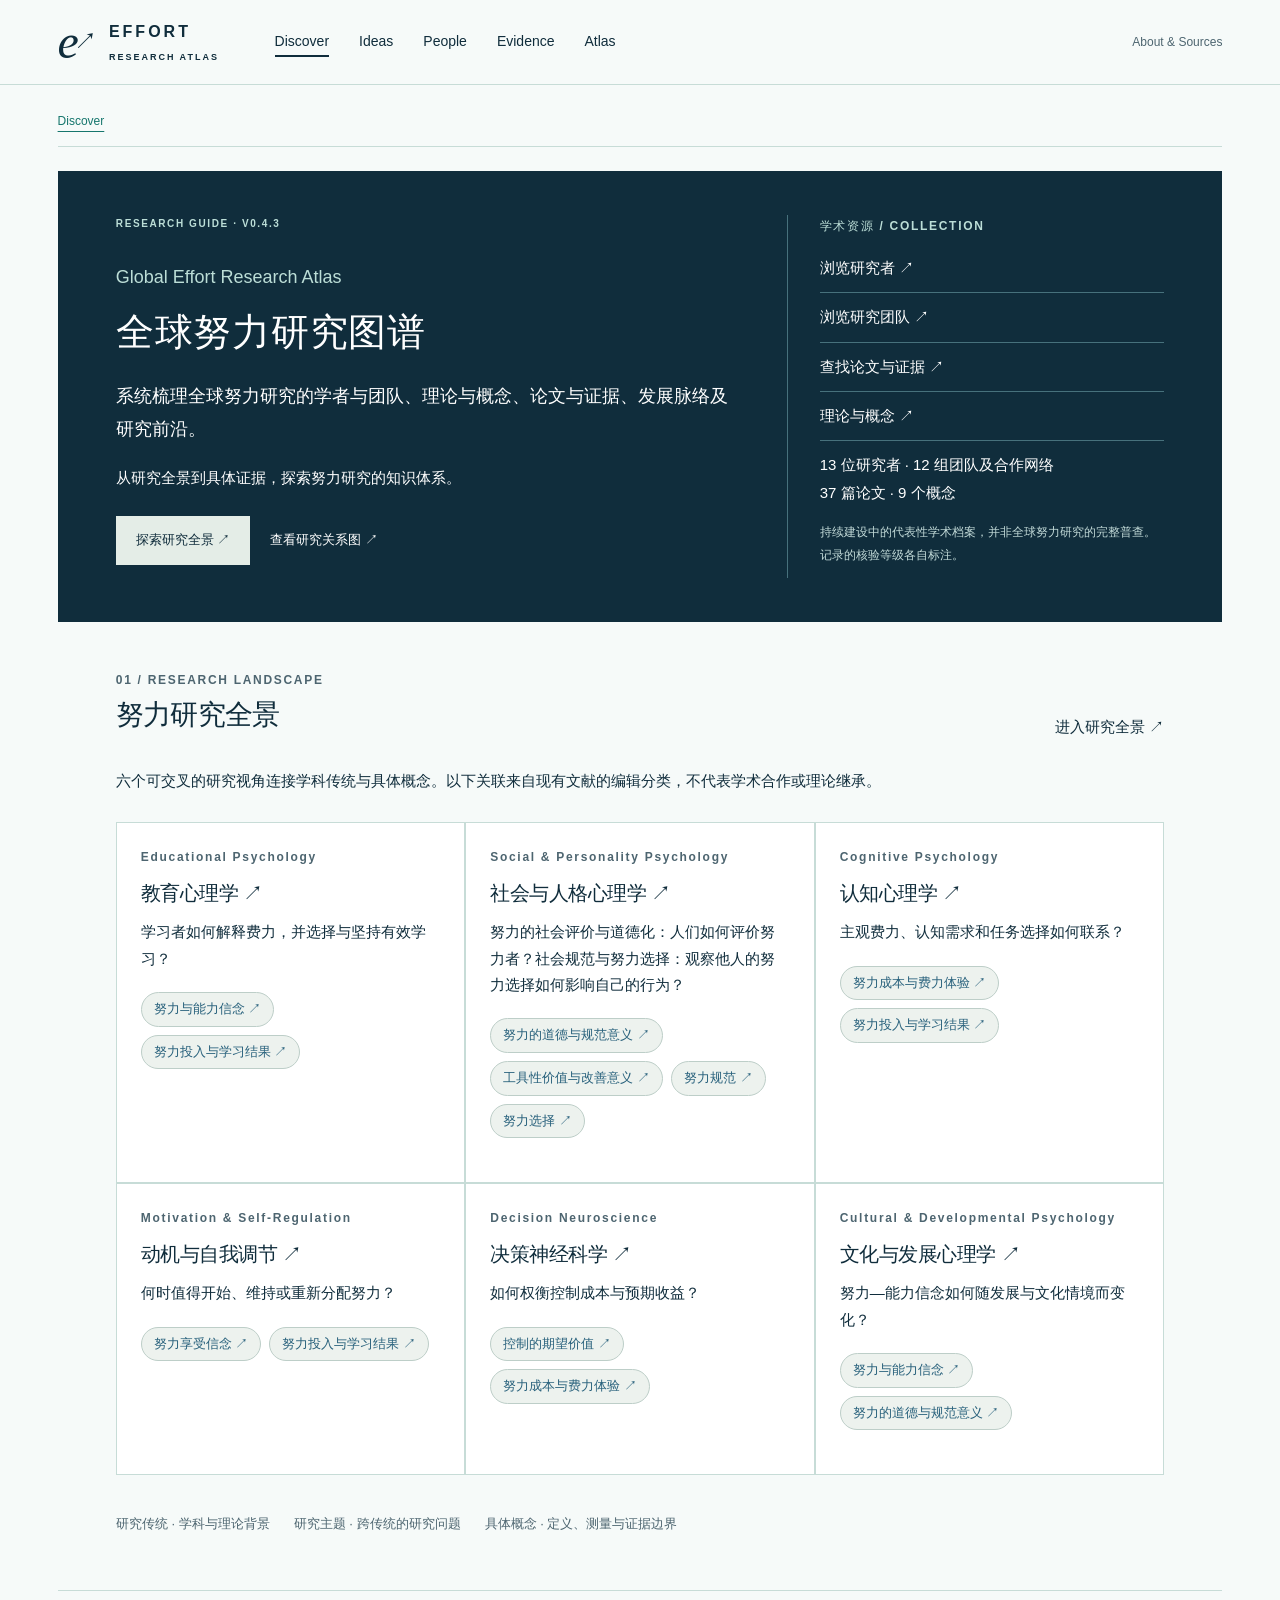
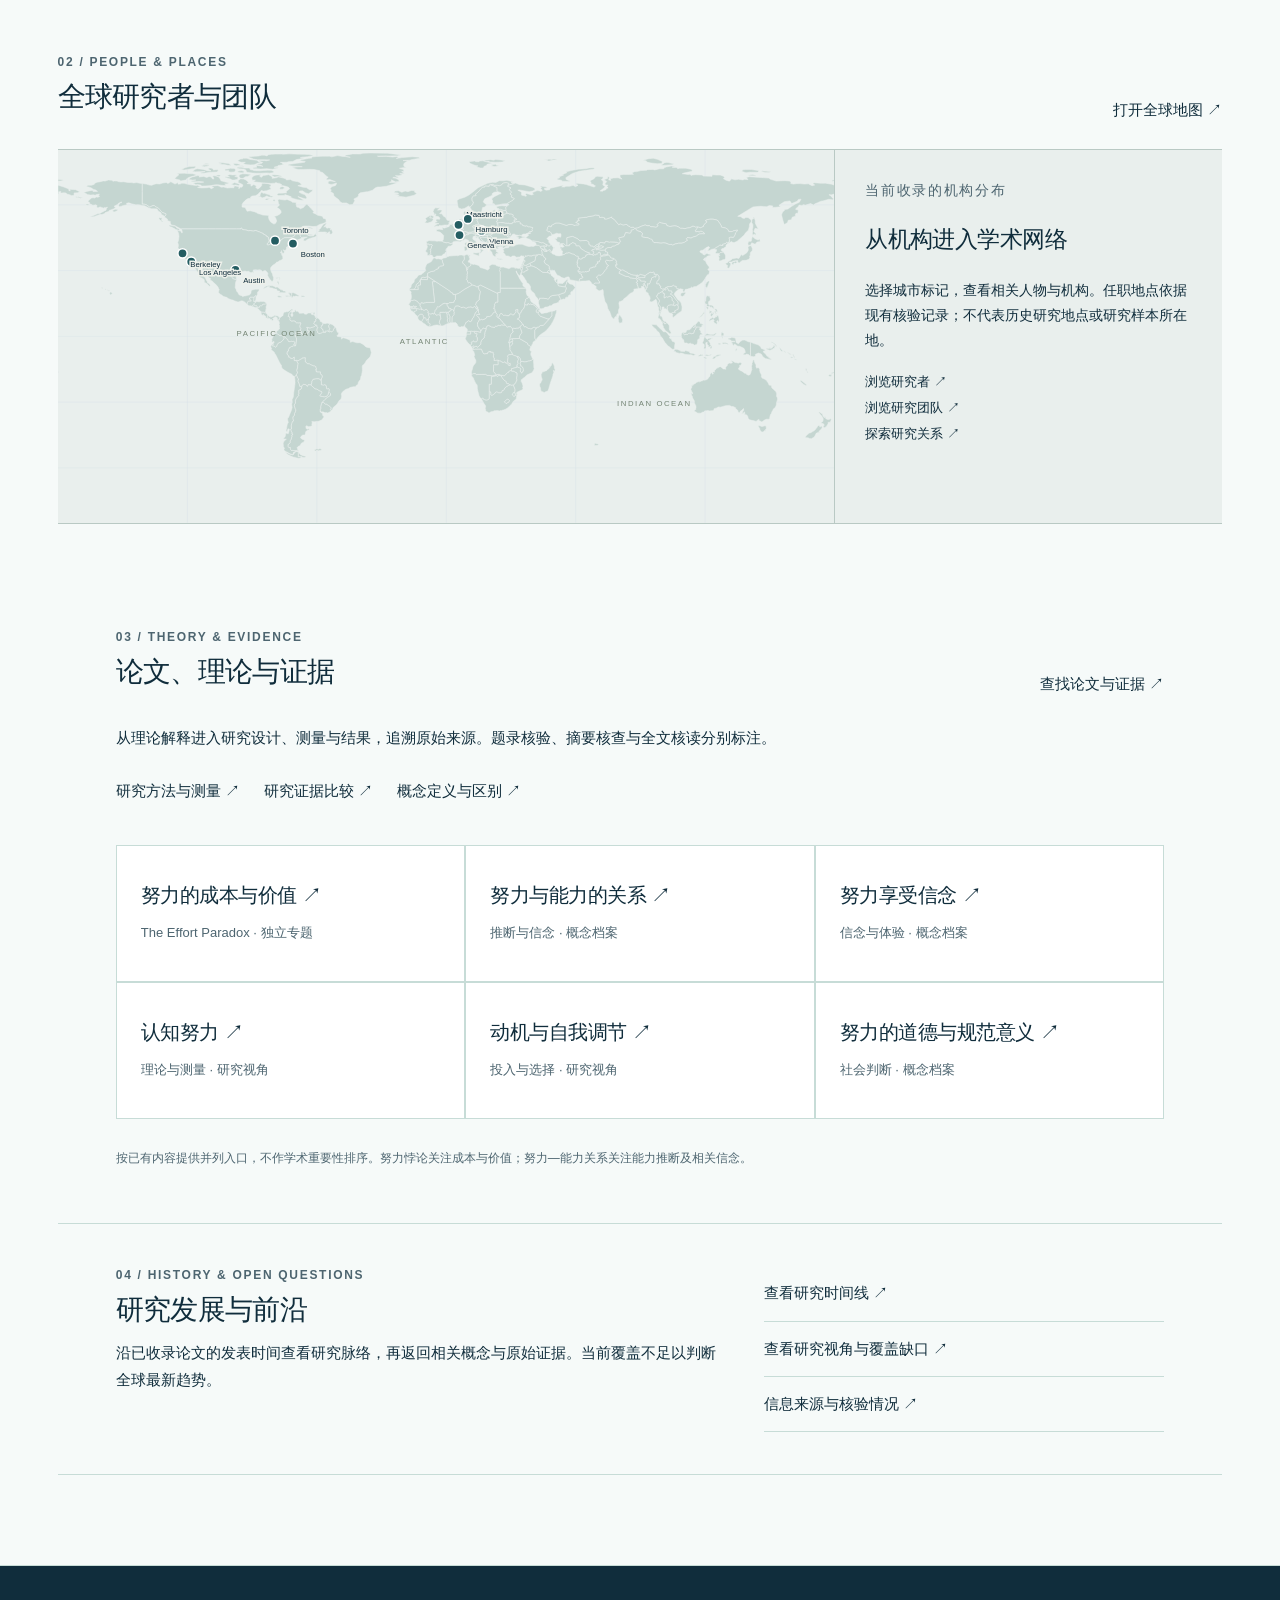
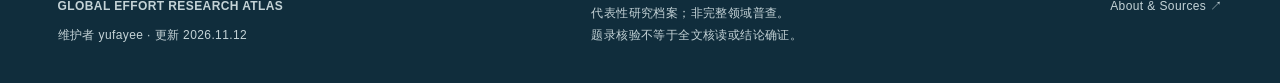
<file: github-pages/index.html>
<!doctype html>
<html lang="zh-CN"><head><meta charset="utf-8"><meta name="viewport" content="width=device-width,initial-scale=1"><meta name="description" content="可追溯的全球努力研究者、团队、概念与论文档案。"><title>Global Effort Research Atlas｜全球努力研究图谱</title><link rel="stylesheet" href="./atlas.css"></head><body>
<a class="skip" href="#main">跳至内容</a><header class="site-header"><a class="brand" href="#explore"><span class="mark">e<span>↗</span></span><span>EFFORT<span class="brand-sub">RESEARCH ATLAS</span></span></a><nav aria-label="主导航"><a href="#explore" data-section="discover">Discover</a><a href="#landscape" data-section="ideas">Ideas</a><a href="#researchers" data-section="people">People</a><a href="#papers" data-section="evidence">Evidence</a><a href="#global-map" data-section="atlas">Atlas</a></nav><a class="about-link" href="#sources">About & Sources</a></header>
<main id="main"><div id="sub-navigation" class="sub-navigation" role="navigation" aria-label="栏目导航"></div><section class="intro"><div><p class="eyebrow">AN ATLAS OF HUMAN EFFORT / RESEARCH EDITION 004</p><h1>全球努力研究图谱<span>Global Effort<br>Research Atlas<span class="title-period">.</span></span></h1><p class="subtitle">努力的信念、价值与行为。连接概念、学者与证据。</p></div><div class="edition">A LIVING SCHOLARLY ARCHIVE<br><span>V0.4.3 · 2026.11.12</span><br><a href="#sources">收录范围与来源 ↗</a></div></section><section class="searchbar"><label for="search" aria-hidden="true">⌕</label><input id="search" type="search" placeholder="搜索研究者、论文、概念或 DOI…" aria-label="搜索当前目录"><span id="scope-count"></span><button id="reset">清除筛选</button></section><div id="theme-tabs" class="theme-tabs" aria-label="研究路线筛选"></div><section id="view" aria-live="polite"><p>正在加载学术档案…</p></section></main>
<footer><div><strong>GLOBAL EFFORT RESEARCH ATLAS</strong><p>维护者 yufayee · 更新 2026.11.12</p></div><p>代表性研究档案；非完整领域普查。<br>题录核验不等于全文核读或结论确证。</p><a href="#sources">About & Sources ↗</a></footer><dialog id="detail"><button class="close" aria-label="关闭详情">×</button><div id="detail-content"></div></dialog><div id="toast" role="status"></div><script type="module" src="./app.js"></script></body></html>
</file>
<file: github-pages/atlas.css>
/* SOURCE: style.css */
:root{--paper:#f7f6f1;--ink:#252e2c;--muted:#717873;--line:#d9ddd5;--accent:#355e50;--soft:#e8ede5;--white:#fdfcf8;font-family:Inter,"Segoe UI","Microsoft YaHei",sans-serif;color:var(--ink);background:var(--paper);font-synthesis:none}*{box-sizing:border-box}body{margin:0}a{color:inherit;text-decoration:none}a:hover{color:var(--accent);text-decoration:underline}button,input,select,textarea{font:inherit;color:inherit}button{cursor:pointer;border:1px solid var(--line);background:transparent;padding:9px 15px;border-radius:3px}button:hover{background:var(--soft)}button:disabled{opacity:.5;cursor:wait}input,select,textarea{border:1px solid var(--line);border-radius:2px;background:var(--white);padding:10px}button:focus-visible,a:focus-visible,input:focus-visible,select:focus-visible,textarea:focus-visible,[tabindex]:focus-visible{outline:2px solid var(--accent);outline-offset:4px}.skip{position:absolute;top:-50px}.skip:focus{top:5px;background:white;z-index:10}header{display:flex;align-items:center;gap:34px;border-bottom:1px solid var(--line);padding:22px 4%;background:var(--white)}.brand{display:flex;align-items:center;gap:12px;font-size:19px;letter-spacing:3px;font-weight:600;min-width:205px}.brand-sub{display:block;font-size:9px;letter-spacing:2px;margin-top:4px}.mark{font-family:Georgia,serif;font-style:italic;font-size:48px;line-height:40px;letter-spacing:-5px;font-weight:400}.mark span{font-size:23px;vertical-align:top;letter-spacing:0}nav{display:flex;gap:27px;flex:1;justify-content:center;font-size:13px;white-space:nowrap}nav a.active{color:var(--accent);text-decoration:underline;text-underline-offset:10px}.desk-link{font-size:12px;border-left:1px solid var(--line);padding-left:25px;white-space:nowrap}main{max-width:1600px;margin:auto;padding:42px 4% 70px}.intro{display:flex;justify-content:space-between;align-items:center;margin-bottom:30px}.eyebrow{font-size:10px;letter-spacing:2px;color:var(--accent);margin:0 0 16px}h1{font-size:34px;font-weight:500;letter-spacing:2px;margin:0}h1 span{display:block;font-family:Georgia,serif;font-size:23px;font-weight:400;letter-spacing:0;margin-top:10px}h2,h3,h4{font-weight:500}h2{font-size:23px;margin:0}h3{font-size:20px;line-height:1.45}p{line-height:1.8}.subtitle{font-size:13px;color:var(--muted);margin-bottom:0}.edition{font-size:10px;letter-spacing:1.5px;line-height:2.6;text-align:right;color:var(--muted)}.edition a{letter-spacing:0;color:var(--accent)}.searchbar{display:flex;align-items:center;border-top:1px solid var(--ink);border-bottom:1px solid var(--line);gap:14px;padding:11px 0}.searchbar label{font-size:28px}.searchbar input{background:transparent;border:0;flex:1;min-width:80px;font-size:14px;outline-offset:0}.searchbar span{font-size:11px;color:var(--muted);white-space:nowrap}.searchbar button{border:0;font-size:11px}.theme-tabs{display:flex;gap:8px;padding:18px 0 26px;overflow:auto}.theme-tabs button{white-space:nowrap;border:0;font-size:12px;padding:8px 13px}.theme-tabs button.active{background:var(--accent);color:white}.dot{display:inline-block;width:6px;height:6px;border-radius:50%;background:#8b9d85;margin-right:8px}.section-head{display:flex;justify-content:space-between;align-items:center;margin:4px 0 20px;gap:16px}.kicker{font-size:10px;letter-spacing:1.5px;color:var(--muted);margin:0 0 7px}.section-head p{font-size:12px;color:var(--muted);margin:7px 0 0}.small{font-size:12px;color:var(--muted);line-height:1.8}.atlas-layout{display:grid;grid-template-columns:minmax(0,1fr) 290px;border:1px solid var(--line);background:#eef1eb;min-height:460px}.map-area{position:relative;overflow:hidden;display:flex;flex-direction:column}.map-area svg{width:100%;flex:1;min-height:350px;touch-action:none;cursor:grab}.map-area svg:active{cursor:grabbing}.map-area .land{fill:#dde3d8;stroke:#f7f6f1;stroke-width:.65}.graticule{fill:none;stroke:#dce3d8;stroke-width:.5}.map-label{font-size:10px;fill:#748574;letter-spacing:2px;pointer-events:none}.marker{cursor:pointer}.marker circle{fill:var(--accent);stroke:#f7f6f1;stroke-width:2}.marker:hover circle,.marker:focus circle{fill:#b16b40}.marker text{font-size:10px;fill:var(--ink);paint-order:stroke;stroke:#eef1eb;stroke-width:4px;pointer-events:none}.map-controls{position:absolute;top:16px;left:16px;display:flex;gap:5px;z-index:1}.map-controls button{background:var(--paper);font-size:13px;padding:6px 10px}.map-credit{font-size:10px;color:var(--muted);padding:13px 18px;border-top:1px solid #dce3d8}.map-sidebar{border-left:1px solid var(--line);padding:22px;background:var(--white);max-height:500px;overflow:auto}.map-sidebar h3{font-size:16px;margin:0 0 10px}.person-mini{display:block;width:100%;text-align:left;border:0;border-top:1px solid var(--line);border-radius:0;padding:13px 0}.person-mini strong{font-family:Georgia,serif;font-weight:400;font-size:17px}.person-mini span{display:block;color:var(--muted);font-size:11px;margin-top:5px}.below-map{display:grid;grid-template-columns:1fr 1fr;gap:36px;margin-top:26px}.below-map p{font-size:12px;color:var(--muted)}.text-link{padding:0;border:0;color:var(--accent);font-size:12px}.cards{display:grid;grid-template-columns:repeat(3,minmax(0,1fr));gap:0 28px}.person-card{padding:25px 0;border-top:1px solid var(--line)}.person-card h3{font-family:Georgia,serif;margin:10px 0 8px;font-size:25px}.person-card p{font-size:13px;min-height:46px}.person-card .org{font-size:11px;color:var(--muted);min-height:0}.person-card button{border:0;border-bottom:1px solid var(--accent);padding:5px 0;color:var(--accent);font-size:12px}.badge{font-size:10px;color:var(--accent);border:1px solid var(--line);padding:4px 7px;display:inline-block;margin:2px 5px 2px 0}.pending{color:#8a6842}.filters{display:flex;gap:10px;flex-wrap:wrap;margin-bottom:20px}.filters label{font-size:11px;color:var(--muted)}.filters select{display:block;margin-top:5px;max-width:210px;font-size:12px;padding:8px}.paper-list{border-top:1px solid var(--ink)}.paper-row{display:grid;grid-template-columns:65px 1fr 135px;gap:18px;padding:23px 0;border-bottom:1px solid var(--line);align-items:start}.paper-year{font-family:Georgia,serif;font-size:23px;color:var(--muted)}.paper-title{display:block;border:0;padding:0;text-align:left;font-family:Georgia,"Microsoft YaHei",serif;font-size:19px;line-height:1.5}.paper-title:hover{background:none;color:var(--accent)}.paper-meta{font-size:11px;color:var(--muted);margin:8px 0 0;line-height:1.7}.paper-actions{text-align:right;font-size:11px;line-height:2.6}.paper-actions a{display:block;color:var(--accent)}.empty{padding:50px;text-align:center;color:var(--muted);border:1px solid var(--line)}.network-wrap{background:#eef1eb;border:1px solid var(--line);position:relative}.network-wrap svg{width:100%;height:550px;touch-action:none;cursor:grab}.network-node{cursor:pointer}.network-node circle{fill:var(--white);stroke:var(--accent);stroke-width:1.2}.network-node text{font-size:11px;fill:var(--ink);paint-order:stroke;stroke:#eef1eb;stroke-width:4px}.network-node.theme circle{fill:var(--accent)}.network-node.theme text{font-size:12px}.network-edge{stroke:#a8b6a6;stroke-width:1;cursor:pointer}.network-edge.coauthor{stroke:#416c59;stroke-width:2}.network-edge.institution{stroke:#9e815a;stroke-dasharray:5 4}.network-edge:hover{stroke:#b45f37;stroke-width:4}.legend{display:flex;gap:22px;font-size:11px;color:var(--muted);padding:15px}.theme-grid{display:grid;grid-template-columns:1fr 1fr;gap:25px}.theme-card{border-top:1px solid var(--ink);padding:20px 0}.theme-card h3{font-family:Georgia,serif;font-size:24px;margin:10px 0}.theme-card p{font-size:13px}.theme-number{font-family:Georgia,serif;font-size:28px;color:#a2afa0}.timeline{border-left:1px solid #aebbae;margin:30px 0 0 10px;padding-left:35px}.event{position:relative;padding:0 0 35px;max-width:900px}.event:before{content:'';position:absolute;left:-40px;top:5px;width:9px;height:9px;border-radius:50%;background:var(--accent)}.event time{font-size:12px;letter-spacing:1px;color:var(--accent)}.event h3{font-family:Georgia,serif;margin:10px 0;font-size:22px}.event a{font-size:12px;color:var(--accent)}.desk-banner{background:var(--soft);padding:20px 25px;margin-bottom:22px;display:flex;justify-content:space-between;gap:20px}.desk-banner p{font-size:12px;margin:4px 0}.desk-banner strong{font-weight:500}.toolbar{display:flex;gap:8px;flex-wrap:wrap}.toolbar button{font-size:11px}.note-block{padding:18px;background:var(--soft);font-size:13px;line-height:1.8;margin:18px 0}.source-grid{display:grid;grid-template-columns:1fr 1fr;gap:30px}.source-grid article{border-top:1px solid var(--line);padding-top:15px}.source-grid p,.source-grid li{font-size:13px;line-height:1.9}.source-grid a{color:var(--accent);text-decoration:underline}dialog{width:min(760px,94vw);max-height:90vh;padding:38px 42px;border:1px solid var(--line);background:var(--white);color:var(--ink)}dialog::backdrop{background:rgba(26,36,31,.35);backdrop-filter:blur(3px)}.close{position:sticky;float:right;top:0;border:0;font-size:25px;padding:0 8px;background:var(--white);z-index:1}dialog h2{font-family:Georgia,"Microsoft YaHei",serif;font-size:30px;line-height:1.4;margin:12px 25px 18px 0}dialog h3{font-size:16px;border-top:1px solid var(--line);padding-top:18px;margin-top:25px}dialog p{font-size:13px}dialog .sources a{display:block;overflow-wrap:anywhere;font-size:11px;line-height:1.8;margin:7px 0;color:var(--accent)}dialog textarea{width:100%;min-height:170px;resize:vertical;line-height:1.7}dialog label{display:block;font-size:12px;margin:14px 0 7px}dialog .paper-row{grid-template-columns:45px 1fr}.primary{background:var(--accent);color:white}.primary:hover{background:#254b3e}#toast{position:fixed;bottom:24px;left:50%;transform:translateX(-50%);background:var(--accent);color:white;font-size:13px;padding:12px 24px;display:none;z-index:9}footer{border-top:1px solid var(--line);padding:25px 4%;display:flex;justify-content:space-between;font-size:10px;letter-spacing:1px;color:var(--muted)}@media(min-width:1600px){.atlas-layout{min-height:550px}.map-sidebar{max-height:580px}}@media(max-width:1100px){header{gap:18px;flex-wrap:wrap}.brand{min-width:180px}nav{gap:18px;order:3;justify-content:flex-start;width:100%;overflow:auto;padding:10px 0}.desk-link{margin-left:auto}.atlas-layout{grid-template-columns:minmax(0,1fr) 240px}.cards{grid-template-columns:1fr 1fr}}@media(max-width:700px){header{padding:18px 5%}.intro{align-items:flex-start}.edition{display:none}main{padding:28px 5% 45px}h1{font-size:27px}h1 span{font-size:21px}.searchbar span{display:none}.searchbar input{font-size:12px}.theme-tabs{padding-bottom:15px}.atlas-layout{display:block}.map-sidebar{border-left:0;border-top:1px solid var(--line);max-height:240px}.map-area svg{min-height:270px}.map-controls{top:8px;left:8px}.cards,.theme-grid,.below-map,.source-grid{grid-template-columns:1fr}.section-head{align-items:flex-start}.section-head h2{font-size:20px}.paper-row{grid-template-columns:40px 1fr;gap:12px}.paper-actions{grid-column:2;text-align:left}.paper-actions a{display:inline-block;margin-right:15px}.paper-title{font-size:17px}.desk-banner{display:block}.toolbar{margin-top:14px}.network-wrap svg{height:430px}dialog{padding:24px}.filters select{max-width:150px}.legend{flex-wrap:wrap;gap:10px}footer{gap:12px;flex-wrap:wrap}.map-label{font-size:8px}}

/* SOURCE: design.css */
/* V0.3 / editorial academic archive. System fonts; no remote font dependency. */
:root{--paper:var(--paper);--white:#fff;--ink:#152c42;--muted:#607286;--line:#dbe2e8;--accent:#246c72;--soft:#edf3f5;--serif:Georgia,"Times New Roman","Songti SC",SimSun,serif;font-family:"Segoe UI","PingFang SC","Microsoft YaHei",sans-serif;color:var(--ink);background:var(--paper)}
body{line-height:1.65}a,button{transition:color .15s,background-color .15s}button{border-radius:2px}a:focus-visible,button:focus-visible,[tabindex]:focus-visible{outline:3px solid var(--blue);outline-offset:4px}h2,h3,h4{line-height:1.35;overflow-wrap:anywhere}h2,h3{font-family:var(--serif);font-weight:400}h2{font-size:36px}h3{font-size:25px}p{margin:.65em 0 1em}.site-header{padding:22px 3%;gap:25px;flex-wrap:wrap;background:white}.brand{font-size:17px;min-width:175px}.brand:hover{text-decoration:none}.mark{color:var(--ink)}nav{gap:19px;font-size:12px;justify-content:flex-start;overflow-x:auto;scrollbar-width:thin;padding:9px 2px}nav a{min-height:30px;display:flex;align-items:center}nav a.active{color:var(--ink);text-decoration-thickness:2px;text-underline-offset:12px}.about-link{font-size:11px;color:var(--muted)}main{max-width:1480px;padding:55px 4.5% 90px}.intro{align-items:flex-end;border:0;padding:0 0 46px;margin:0}.eyebrow,.kicker{color:var(--muted);font-size:10px;font-weight:600;letter-spacing:1.7px;line-height:1.5}h1{font-family:inherit;font-size:14px;letter-spacing:2px;font-weight:500;margin:24px 0 0}h1>span{font-family:var(--serif);font-size:clamp(42px,5.3vw,76px);font-weight:400;line-height:1.06;letter-spacing:-2.5px;margin-top:17px}.title-period{color:var(--accent)}.subtitle{font-size:14px;color:var(--muted);margin-top:22px}.edition{font-size:10px;line-height:2.5;letter-spacing:1px;border-left:1px solid var(--line);padding-left:28px}.edition a{color:var(--accent);letter-spacing:0}body:not([data-page="explore"]) .intro{display:none}.searchbar{background:white;border:1px solid var(--line);padding:9px 15px;gap:14px;margin:0}.searchbar input{min-width:0;background:transparent;border:0;font-size:14px}.searchbar button{font-size:11px;border:0;white-space:nowrap}#scope-count{font-size:10px;white-space:nowrap;color:var(--muted)}.theme-tabs{display:flex;gap:7px;overflow-x:auto;flex-wrap:nowrap;padding:17px 0 25px;border-bottom:1px solid var(--line);margin-bottom:32px}.theme-tabs button{border:0;background:transparent;color:var(--muted);font-size:12px;white-space:nowrap;padding:8px 12px;min-height:38px}.theme-tabs button.active{background:var(--ink);color:white}.dot{display:none}.route-cards{display:grid;grid-template-columns:repeat(3,minmax(0,1fr));border-top:1px solid var(--line);border-left:1px solid var(--line);margin:0 0 46px}.route-card{border:0;border-right:1px solid var(--line);border-bottom:1px solid var(--line);padding:22px 25px;min-height:178px;text-align:left;border-radius:0;background:white;display:flex;flex-direction:column;align-items:stretch}.route-card:hover,.route-card.selected{background:var(--soft)}.route-index{display:flex;justify-content:space-between;font-size:10px;letter-spacing:1.5px;color:var(--muted);margin-bottom:14px}.route-card strong{font-family:var(--serif);font-size:22px;font-weight:400}.route-en{font-size:11px;color:var(--muted);margin:4px 0 11px}.route-sub{font-size:12px;color:var(--muted);line-height:1.6}.section-head{margin:0 0 26px;gap:25px;align-items:flex-end}.section-head h2{font-size:32px;margin:7px 0}.section-head p:not(.kicker){font-size:13px;color:var(--muted);max-width:780px}.toolbar{display:flex;gap:9px;flex-wrap:wrap}.toolbar button{font-size:11px;background:white}.atlas-layout{background:white;border:1px solid var(--line);grid-template-columns:minmax(0,1fr) 280px;min-height:440px}.map-area{background:#f0f5f8;min-width:0;position:relative}.land{fill:#dce5eb;stroke:white;stroke-width:.7}.graticule{stroke:#d5e0e7;stroke-width:.5;fill:none}.marker circle{fill:var(--accent);stroke:white;stroke-width:2}.marker text{fill:var(--ink);font-size:10px}.marker:hover circle,.marker:focus circle{fill:var(--accent)}.map-credit{font-size:9px;background:#f0f5f8;color:var(--muted);padding:8px 12px}.map-sidebar{padding:25px;max-height:510px;overflow:auto}.map-sidebar h3{font-size:23px}.map-sidebar h4{font-size:14px}.map-sidebar p{font-size:12px}.person-mini{border:0;border-bottom:1px solid var(--line);border-radius:0;padding:14px 0;text-align:left;display:block;width:100%;background:transparent}.person-mini strong{font-size:13px}.person-mini span{font-size:10px;display:block;margin-top:4px;color:var(--muted)}.map-controls button{background:white;border-color:var(--line);font-size:11px;min-width:36px;min-height:36px}.cards{display:grid;grid-template-columns:repeat(3,minmax(0,1fr));gap:28px}.person-card{padding:0;border:1px solid var(--line);border-radius:0;overflow:hidden;background:white;box-shadow:none}.portrait-link{display:block}.portrait{width:100%;height:auto;aspect-ratio:1.55;object-fit:cover}.placeholder{display:flex;flex-direction:column;justify-content:center;align-items:center;background:#eaf0f3;color:#8a9aa9;position:relative}.placeholder span{font-family:var(--serif);font-size:57px;line-height:1;letter-spacing:-3px}.placeholder small{font-size:8px;letter-spacing:1.5px;position:absolute;bottom:15px;color:#738697}.person-card-body{padding:22px 24px 25px}.person-card h3{margin:7px 0;font-size:25px}.person-card .org{color:var(--muted);font-size:12px;min-height:38px}.profile-interest{font-size:13px;min-height:45px;line-height:1.8}.text-link{font-size:12px;color:var(--accent);border:0;padding:0;background:transparent}.text-link span{float:right}.back-link{display:inline-block;color:var(--muted);font-size:12px;margin-bottom:25px}.scholar{background:white;border:1px solid var(--line);padding:45px}.scholar-header{display:grid;grid-template-columns:200px minmax(0,1fr);gap:44px;background:none;border:0;padding:0 0 34px;align-items:start}.scholar-header .portrait{aspect-ratio:4/5}.scholar-header .placeholder span{font-size:66px}.photo-caption{font-size:10px;color:var(--muted);margin:10px 0}.scholar-header h2{font-size:clamp(32px,4vw,54px);margin:7px 0 5px;letter-spacing:-1px}.name-zh{font-family:var(--serif);font-size:22px}.scholar-affiliation{font-size:15px;color:var(--muted)}.scholar-bio{font-size:15px;line-height:1.9;max-width:730px}.profile-actions{display:flex;gap:10px;flex-wrap:wrap;margin-top:24px}.source-button{display:inline-block;padding:10px 15px;border:1px solid var(--line);font-size:12px;border-radius:2px;line-height:1.5}.primary{background:var(--ink);color:white;border-color:var(--ink)}.primary:hover{background:#25475c;color:white}.tag-list{display:flex;gap:7px;flex-wrap:wrap;margin:14px 0}.tag-list a{font-size:10px;padding:5px 9px;background:var(--soft);color:#4a6473}.scholar-columns{display:grid;grid-template-columns:minmax(0,1fr) 260px;gap:45px;border-top:1px solid var(--line)}.scholar-columns section{padding:29px 0;border-bottom:1px solid var(--line)}.scholar-columns h3{margin:8px 0 17px}.reading-prose{line-height:1.95;font-size:15px}.reference-links{list-style:none;padding:0;margin:15px 0}.reference-links li{margin-bottom:13px}.reference-links a{font-size:12px;color:var(--accent)}.reference-links span{display:block;overflow-wrap:anywhere;font-size:9px;color:var(--muted);line-height:1.6;margin-top:3px}.compact-papers article{padding:21px 0;border-bottom:1px solid var(--line)}.compact-papers h4{font-family:var(--serif);font-size:21px;font-weight:400;margin:8px 0 0}.compact-papers .kicker{font-size:9px;letter-spacing:.6px}.profile-aside{font-size:12px}.concept-link{display:block;padding:11px 0;border-bottom:1px solid var(--line);font-size:13px}.concept-link span{float:right}.collaborator-list>div{display:flex;gap:16px;flex-wrap:wrap;padding:10px 0}.collaborator-list a{font-size:13px}.collaborator-list .small{font-size:10px;color:var(--accent)}.team-link{display:flex;flex-direction:column;border:1px solid var(--line);padding:16px;margin-top:13px}.team-link span{font-size:10px;color:var(--muted);margin-bottom:4px}.team-link strong{font-size:15px;font-weight:500}.profile-aside details{padding-top:22px}.profile-aside summary{font-size:12px;cursor:pointer}.team-grid,.concept-grid{display:grid;grid-template-columns:repeat(2,minmax(0,1fr));gap:25px}.team-card,.concept-card{padding:30px;background:white;border:1px solid var(--line)}.team-card h3,.concept-card h3{font-size:27px;margin:14px 0}.team-card p,.concept-card p{font-size:14px;line-height:1.9}.team-card .kicker,.concept-card .kicker{font-size:10px}.concept-en{font-family:var(--serif);font-size:19px!important;color:var(--muted)}.team-detail,.concept-detail{max-width:1000px;margin:auto;background:white;padding:40px;border:1px solid var(--line)}.team-detail>h2,.concept-detail>h2{font-size:40px;margin:16px 0}.lead{font-size:18px;line-height:1.9}.concept-sections{display:grid;grid-template-columns:1fr 1fr;gap:15px 35px;border-top:1px solid var(--line);padding-top:15px;margin-top:30px}.concept-sections p{font-size:14px;line-height:1.95}.team-detail .cards{grid-template-columns:repeat(2,minmax(0,1fr));margin-bottom:38px}.note-block{background:var(--soft);border-left:2px solid var(--accent);padding:18px 22px;font-size:13px;margin:24px 0}.filters{display:flex;flex-wrap:wrap;gap:13px;background:white;padding:19px;border:1px solid var(--line);margin-bottom:25px}.filters label{font-size:10px;color:var(--muted);min-width:130px;flex:1}.filters select{display:block;max-width:100%;width:100%;font-size:12px;background:#fafcfd;margin-top:6px;min-height:40px}.paper-list{display:grid;grid-template-columns:repeat(2,minmax(0,1fr));gap:22px}.paper-row{display:grid;grid-template-columns:42px minmax(0,1fr);gap:12px 16px;padding:25px;background:white;border:1px solid var(--line)}.paper-year{font-family:var(--serif);font-size:18px;color:var(--muted)}.paper-title{font-family:var(--serif);font-size:22px;line-height:1.4;text-align:left;border:0;padding:0;background:none;font-weight:400;overflow-wrap:anywhere}.paper-title:hover{background:none;color:var(--accent)}.paper-meta{font-size:11px;color:var(--muted);line-height:1.8;margin-top:13px}.paper-actions{grid-column:2;text-align:left;display:flex;align-items:center;flex-wrap:wrap;gap:9px}.paper-actions a{font-size:11px;margin:0;color:var(--accent)}.badge{font-size:10px;border-radius:2px;padding:4px 8px;background:var(--soft);color:#4f6879;display:inline-block}.badge.pending{background:#f4ede5;color:#866442}.link-status{display:block;font-size:9px;color:var(--muted)}.paper-detail{display:grid;grid-template-columns:minmax(0,1fr) 245px;gap:44px;background:white;border:1px solid var(--line);padding:44px}.paper-detail h2{font-size:36px;line-height:1.25;margin:15px 0 22px}.detail-authors{font-size:14px;line-height:1.9}.paper-detail-side{padding-left:24px;border-left:1px solid var(--line);font-size:13px}.paper-detail-side h3{font-size:20px}.citation-block{background:var(--soft);padding:20px;margin:28px 0}.citation-block p:not(.kicker){font-size:13px;line-height:1.8;overflow-wrap:anywhere}.review-levels{display:grid;grid-template-columns:repeat(3,1fr);gap:15px;border-top:1px solid var(--line);border-bottom:1px solid var(--line);padding:18px 0;margin:25px 0}.review-levels span{display:block;font-size:8px;color:var(--muted);letter-spacing:1px;margin-bottom:7px}.review-levels strong{font-weight:500;font-size:13px}.evidence-section h3{font-size:23px;margin-top:30px}.evidence-section p{font-size:15px;line-height:1.95}.provenance{font-size:12px;padding:18px 0;border-top:1px solid var(--line)}.sources a{font-size:11px;color:var(--accent)}.network-wrap{background:white;border:1px solid var(--line);position:relative}.network-wrap svg{width:100%;height:auto;min-height:430px;display:block;touch-action:none}.network-node text{font-size:11px;fill:var(--ink)}.network-node circle{fill:#658397;stroke:white;stroke-width:2}.network-node.theme circle{fill:var(--ink)}.network-edge{stroke:#d9e1e7;stroke-width:1.3;cursor:pointer;pointer-events:stroke}.network-edge.coauthor{stroke:#55798e;stroke-width:2.4}.network-edge.institution{stroke:#9faeb9;stroke-dasharray:5 5}.network-edge.team-member{stroke:#458179;stroke-width:2}.network-edge.theory{stroke:var(--accent);stroke-width:2}.network-node.dimmed,.network-edge.dimmed{opacity:.14}.network-node.highlight circle{fill:var(--accent)}.network-edge.highlight{stroke-width:3}.network-node{cursor:pointer}.legend{display:flex;gap:12px;flex-wrap:wrap;padding:17px 22px;border-top:1px solid var(--line);font-size:10px;color:var(--muted)}.network-related{padding:20px 25px;border-top:1px solid var(--line);background:#f5f8fa;font-size:13px}.related-edge{display:inline-block;font-size:11px;margin:5px 5px 5px 0;background:white}.network-directory{margin-top:40px}.timeline{max-width:920px;margin:auto}.event{padding:25px 30px;border-left:1px solid #a0b2c0;background:white;margin-bottom:15px}.event time{font-size:12px;margin-right:20px;color:var(--muted)}.source-grid{display:grid;grid-template-columns:1fr 1fr;gap:30px}.source-grid article{background:white;border:1px solid var(--line);padding:27px}.source-grid p{font-size:14px;line-height:1.9}.audit-list{margin-top:30px}.audit-list details{border-bottom:1px solid var(--line);padding:13px 0;font-size:12px;overflow-wrap:anywhere}.empty,.empty-note{font-size:14px;color:var(--muted);padding:30px 0}.small{font-size:12px;color:var(--muted);line-height:1.8}.pagination{display:flex;align-items:center;justify-content:center;gap:20px;margin:28px 0;font-size:12px}footer{background:white;gap:30px;align-items:flex-start;line-height:1.8;padding:30px 4.5%;font-size:10px;letter-spacing:.4px}footer p{margin:7px 0}dialog{border:1px solid var(--line);border-radius:3px;max-width:720px;padding:35px;color:var(--ink);background:white}dialog::backdrop{background:#152c4270}.close{min-width:40px;min-height:40px}.skip:focus{z-index:20;padding:12px;left:10px}.desk-banner{background:var(--soft)}
@media(min-width:1250px){.site-header{flex-wrap:nowrap}}
@media(max-width:1249px){.site-header{gap:10px 25px}nav{order:3;flex-basis:100%;width:100%;gap:25px}.about-link{margin-left:auto}.cards{grid-template-columns:repeat(2,minmax(0,1fr))}.scholar-columns{grid-template-columns:minmax(0,1fr) 225px;gap:27px}.scholar{padding:30px}}
@media(max-width:850px){main{padding:30px 5% 60px}.intro{padding-bottom:32px}.edition{display:none}.atlas-layout{display:block}.map-sidebar{border:0;border-top:1px solid var(--line);max-height:300px}.scholar-header{grid-template-columns:150px minmax(0,1fr);gap:25px}.scholar-columns{grid-template-columns:1fr}.profile-aside{display:grid;grid-template-columns:1fr 1fr;gap:20px}.paper-detail{grid-template-columns:1fr;padding:28px}.paper-detail-side{padding:20px 0 0;border:0;border-top:1px solid var(--line)}.paper-list{grid-template-columns:1fr}.route-card{padding:18px;min-height:190px}.route-card strong{font-size:20px}.section-head{flex-direction:column;align-items:flex-start;gap:10px}#scope-count{display:none}}
@media(max-width:580px){.site-header{padding:16px 5%}.brand{font-size:15px;min-width:160px}.mark{font-size:40px}.about-link{font-size:10px}nav{font-size:11px;gap:21px;padding-bottom:12px}h1>span{font-size:46px;letter-spacing:-1.6px}h1{font-size:12px}.eyebrow{font-size:8px;letter-spacing:1.2px}.subtitle{font-size:12px}.searchbar{padding:5px 9px;gap:6px}.searchbar input{font-size:12px;padding:8px 0}.searchbar button{padding:8px 5px;font-size:10px}.theme-tabs{margin-bottom:24px;padding-bottom:16px}.theme-tabs button{font-size:11px}.route-cards{grid-template-columns:repeat(2,minmax(0,1fr));margin-bottom:32px}.route-card{min-height:198px;padding:16px}.route-card strong{font-size:19px}.route-en{font-size:10px}.route-sub{font-size:11px}.section-head h2{font-size:28px}.cards,.team-grid,.concept-grid{grid-template-columns:1fr}.portrait{aspect-ratio:1.9}.person-card .org,.profile-interest{min-height:0}.scholar{padding:22px}.scholar-header{grid-template-columns:1fr;gap:10px}.scholar-header>div:first-child{max-width:140px}.scholar-header .portrait{aspect-ratio:1}.scholar-header h2{font-size:34px}.scholar-bio{font-size:14px}.profile-aside{display:block}.team-detail,.concept-detail{padding:23px}.team-detail>h2,.concept-detail>h2{font-size:31px}.team-detail .cards,.concept-sections{grid-template-columns:1fr}.lead{font-size:16px}.paper-row{padding:20px;grid-template-columns:35px minmax(0,1fr);gap:11px}.paper-title{font-size:20px}.paper-year{font-size:16px}.paper-detail{padding:23px}.paper-detail h2{font-size:29px}.review-levels{gap:8px}.review-levels strong{font-size:11px}.review-levels span{font-size:7px;letter-spacing:0}.filters{padding:14px;gap:12px}.filters label{min-width:calc(50% - 12px);width:calc(50% - 12px);flex:0 0 calc(50% - 6px)}.filters select{max-width:100%;font-size:11px}.source-grid{grid-template-columns:1fr}.network-wrap{overflow:hidden}.network-wrap svg{min-height:320px}.network-node text{font-size:12px}.map-area svg{min-height:260px}.legend{padding:15px}.event{padding:20px}.compact-papers h4{font-size:20px}footer{flex-direction:column;gap:12px}dialog{width:92vw;padding:25px}}
.title-period{display:inline;font:inherit;letter-spacing:inherit;margin:0}.network-node text{stroke:#fff;stroke-width:4px;paint-order:stroke}
@media(prefers-reduced-motion:reduce){*{transition:none!important;scroll-behavior:auto!important}}

/* Deployment repair: readable bilingual type, restrained cool palette. */
:root{--sans:"Segoe UI Variable Text","Segoe UI","PingFang SC","Microsoft YaHei UI","Microsoft YaHei",sans-serif;--serif:Georgia,"Times New Roman","PingFang SC","Microsoft YaHei",sans-serif;--muted:#53677b;font-family:var(--sans)}
body{font-size:15px;line-height:1.75}
button,input,select,textarea{font-family:var(--sans)}
h2,h3,.route-card strong{font-family:var(--sans);font-weight:600;letter-spacing:-.025em}
.scholar-header h2,.person-card h3,.paper-title,.paper-detail h2{font-family:var(--serif);font-weight:400;letter-spacing:-.015em}
nav{font-size:13px;gap:18px}.about-link{font-size:12px}
.searchbar{flex-wrap:wrap}.searchbar input{flex:1 1 240px;font-size:15px}
#scope-count{font-size:12px;font-variant-numeric:tabular-nums;white-space:normal;line-height:1.6}
.searchbar button,.toolbar button{font-size:12px;min-height:40px}
.theme-tabs button{font-size:13px}.route-en{font-size:12px}.route-sub{font-size:13px}
.section-head p:not(.kicker),.paper-meta,.profile-interest,.person-card .org{font-size:14px;line-height:1.8}
.small,.badge,.link-status,.legend,.sources a{font-size:12px;line-height:1.7}
.review-levels span{font-size:11px;letter-spacing:.03em}.eyebrow,.kicker,.edition{font-size:11px}
.paper-title{line-height:1.45}.paper-detail p{line-height:1.9}.paper-meta{overflow-wrap:anywhere}
.portrait{background:var(--soft)}.route-card:hover,.person-card:hover{background:#f3f7fa}
footer{font-size:12px}
@media(max-width:850px){#scope-count{display:block;order:3;flex:1 0 100%;padding:2px 0 6px}.searchbar input{flex-basis:150px}}
@media(max-width:580px){nav{font-size:12px}.about-link{font-size:11px}.eyebrow{font-size:10px}.subtitle{font-size:14px}.searchbar input{font-size:16px}.searchbar button{font-size:12px}.theme-tabs button{font-size:12px}.route-sub{font-size:13px}.route-en{font-size:11px}.route-card{min-height:210px}.filters select{font-size:14px;min-height:40px}.review-levels{flex-wrap:wrap}.review-levels span{font-size:10px}.paper-title{font-size:21px}}

/* SOURCE: landscape.css */
/* V0.4: editorial pages share tokens, not identical card layouts. */
:root{--navy:#102d3c;--deep:#0b2230;--teal:#75c1b6;--copper:var(--blue);--paper:var(--paper);--ink:#17303e;--muted:#596b74;--line:#d7dcd9;--soft:#edf1ee}
body{background:var(--paper)}main{max-width:1500px;padding-top:26px}.site-header{background:var(--paper);border-bottom:1px solid var(--line);padding:18px 4.5%;gap:40px}.site-header nav{margin-left:auto;font-size:14px;gap:30px}.site-header nav a{border-bottom:2px solid transparent;text-decoration:none}.site-header nav a.active{border-color:var(--ink)}.site-header .brand{font-size:16px}.about-link{white-space:nowrap}
.sub-navigation{display:flex;gap:22px;flex-wrap:wrap;min-height:36px;border-bottom:1px solid var(--line);margin-bottom:24px;font-size:12px;padding-bottom:14px}.sub-navigation a[aria-current]{color:#16766d;text-decoration:underline;text-underline-offset:6px}.intro{display:none!important}.searchbar{margin-bottom:10px}.theme-tabs{margin-bottom:28px}.searchbar input{min-height:40px}.searchbar label{font-size:24px}
body[data-page="explore"] .searchbar,body[data-page="explore"] .theme-tabs,body[data-page="discover"] .searchbar,body[data-page="discover"] .theme-tabs,body[data-page="paradox"] .searchbar,body[data-page="paradox"] .theme-tabs,body[data-page="methods"] .searchbar,body[data-page="methods"] .theme-tabs,body[data-page="synthesis"] .searchbar,body[data-page="synthesis"] .theme-tabs,body[data-page="landscape"] .theme-tabs{display:none}
.editorial-label{font-size:10px;letter-spacing:.16em;font-weight:600;display:block;margin-bottom:28px}.discovery-hero{background:var(--navy);color:#f6f5ef;display:grid;grid-template-columns:1.5fr 1fr;gap:70px;padding:64px 6%;position:relative}.discovery-hero h1,.landscape-header h1,.essay-hero h1,.compact-hero h1{font-family:var(--sans);font-size:clamp(36px,4.3vw,62px);font-weight:500;line-height:1.25;letter-spacing:-.04em;margin:0 0 25px}.discovery-hero h1 em{font:italic 25px/1.5 Georgia,serif;display:block;letter-spacing:0;color:var(--teal);margin-top:22px}.hero-copy>p{color:#c3d4d8;max-width:440px;font-size:15px}.hero-actions{display:flex;gap:25px;align-items:center;flex-wrap:wrap;margin-top:35px;font-size:13px}.action-light{background:#e4ede7;color:var(--navy);padding:13px 20px}.hero-index{border-left:1px solid #49606a;padding-left:34px;align-self:center}.hero-index>.kicker{color:#9ab7be;margin-bottom:22px}.hero-index>a{display:grid;grid-template-columns:30px 1fr 1fr 15px;gap:10px;padding:16px 0;border-bottom:1px solid #49606a;align-items:center}.hero-index>a>span{font-size:11px;color:var(--teal)}.hero-index strong{font-size:22px;font-weight:400}.hero-index em{font:italic 20px Georgia;color:#c3d4d8}.hero-note{font-size:12px;color:#9ab7be;margin:20px 0 0}.discovery-feature{display:grid;grid-template-columns:1fr 1fr;gap:8%;padding:70px 4%;border-bottom:1px solid var(--line)}.discovery-feature h2{font:48px/1.03 Georgia,serif;letter-spacing:-.03em;margin:20px 0}.discovery-feature h2 em{color:#357b78}.discovery-feature p{max-width:370px}.text-action{display:inline-block;margin-top:15px;border-bottom:1px solid;padding:8px 0;font-size:13px}.feature-questions article{padding:19px 0;border-bottom:1px solid var(--line)}.feature-questions article:first-child{padding-top:0}.feature-questions article>span{font-size:10px;letter-spacing:.07em;color:var(--copper)}.feature-questions h3{font-size:22px;font-weight:500;line-height:1.55;margin:10px 0}.feature-questions a{display:block}.world-section{padding:55px 0}.world-section h2,.landscape-preview h2{font-size:30px}.discovery-map-grid{display:grid;grid-template-columns:2fr 1fr;background:#e9efed;border-top:1px solid #b9c9c4;border-bottom:1px solid #b9c9c4}.discovery-map-grid>aside{padding:30px;border-left:1px solid #b9c9c4;align-self:stretch}.discovery-map-grid h3{font-size:23px}.discovery-map-grid p{font-size:14px}.discovery-map-grid a{font-size:13px}.discovery-map-grid .land{fill:#c5d6d1;stroke:#e9efed}.discovery-map-grid .marker circle{fill:#245d62}#discovery-map{min-width:0;display:flex;align-items:center}#discovery-map svg{width:100%;min-height:290px}.landscape-preview{padding:25px 4% 50px}.tradition-links{display:grid;grid-template-columns:1fr 1fr;column-gap:60px}.tradition-links>a{display:flex;align-items:center;gap:20px;border-bottom:1px solid var(--line);padding:22px 0}.tradition-links>a>span{font-size:12px;color:var(--copper)}.tradition-links>a>span:last-child{margin-left:auto}.tradition-links strong{font-weight:500;font-size:16px}.tradition-links small{display:block;color:var(--muted);font-size:12px;margin-top:4px}.coverage-note{font-size:12px;border-top:1px solid var(--line);padding:22px 0;color:var(--muted)}
.landscape-header{padding:35px 4% 55px;border-bottom:1px solid var(--line)}.landscape-header h1{font-size:52px}.landscape-header em{font-style:normal;color:#317571}.landscape-header>p:last-child{max-width:660px}.landscape-layout{display:grid;grid-template-columns:230px minmax(0,1fr);gap:60px;padding:40px 0}.landscape-menu{align-self:start;position:sticky;top:20px}.landscape-menu>a{display:flex;gap:15px;padding:13px 16px;font-size:13px;border-bottom:1px solid var(--line)}.landscape-menu>a>span{color:var(--copper);font-size:11px}.landscape-menu>a[aria-current]{background:var(--navy);color:white}.landscape-menu>p{font-size:11px;color:var(--muted);padding:15px}.tradition-panel{display:grid;grid-template-columns:35px minmax(0,1fr);gap:20px;padding:0 0 40px;margin:0 0 40px;border-bottom:1px solid var(--line)}.tradition-number{font:30px Georgia;color:var(--copper)}.tradition-panel h2{font-size:28px;margin:0 0 15px}.tradition-panel .kicker{margin-top:0}.tradition-question{font-size:18px;max-width:660px}.concept-chips{display:flex;gap:8px;flex-wrap:wrap;margin:20px 0}.concept-chips>a{border:1px solid #bdcec8;border-radius:20px;padding:5px 12px;font-size:12px;background:#edf2ee}.reading-path{list-style:none;padding:0;margin:22px 0}.reading-path li{display:grid;grid-template-columns:40px 1fr;gap:16px;padding:14px 0;border-top:1px solid var(--line);font-size:14px;line-height:1.6}.reading-path li>span{color:var(--copper);font-size:12px}.reading-path small{display:block;color:var(--muted);font-size:11px;margin-top:6px}.people-strip{display:flex;flex-wrap:wrap;gap:10px 20px;border-left:3px solid #2d7974;padding-left:16px;margin:22px 0;font-size:13px}.tradition-panel details{font-size:13px}.inline-citations{display:flex;gap:8px 18px;flex-wrap:wrap;margin:12px 0;font-size:12px;color:#246b69}.inline-citations a{border-bottom:1px solid #b4cbc7;overflow-wrap:anywhere}.gap-note{font-size:13px;color:var(--muted);line-height:1.8}.gap-note strong{font-size:11px;font-weight:600;letter-spacing:.05em;color:var(--blue);margin-right:8px}.coverage-band{background:var(--navy);color:#e5eeeb;padding:40px 5%;max-width:100%}.coverage-band h2{font-size:30px}.coverage-band p{max-width:850px;color:#bed1d5;font-size:14px}.coverage-band a{color:var(--teal);font-size:13px}.search-record{margin-top:30px;font-size:14px}.search-record article{padding:20px;border-bottom:1px solid var(--line)}.search-record h3{font-size:18px}.search-record p{font-size:13px}.search-record summary,summary{cursor:pointer;padding:12px 0}
.essay-hero{background:var(--ice);padding:55px 6%;border-top:4px solid var(--navy)}.essay-hero h1{font:clamp(60px,8vw,110px)/.95 Georgia,serif;letter-spacing:-.05em;margin:38px 0}.essay-hero h1 em{color:#337572}.essay-deck{border-left:2px solid var(--copper);padding-left:20px;font-size:19px;line-height:1.6}.essay-deck p{margin:0}.essay-credit{font-size:12px;color:var(--muted);margin-top:25px}.essay-toc{display:flex;gap:25px;overflow:auto;padding:15px 0;border-bottom:1px solid var(--line);font-size:13px;justify-content:flex-start}.essay-toc button{border:0;background:none;padding:8px;min-width:70px;font-size:13px}.essay-section{display:grid;grid-template-columns:160px minmax(0,1fr);gap:40px;padding:55px 2%;border-bottom:1px solid var(--line);scroll-margin-top:20px}.chapter{font-size:10px;letter-spacing:.12em;color:var(--copper);padding-top:10px}.essay-section h2{font-size:30px;line-height:1.4;margin:0 0 25px}.essay-lead{font-size:19px;line-height:1.9;max-width:780px}.distinction-grid{display:grid;grid-template-columns:repeat(3,minmax(0,1fr));gap:18px}.distinction-grid article{border-top:1px solid #9eb4ae;padding:20px 5px}.distinction-grid article>span{font:36px Georgia;color:#38766f}.distinction-grid h3{font-size:20px;margin:12px 0}.distinction-grid p{font-size:14px;line-height:1.8}.theory-row{display:grid;grid-template-columns:220px 1fr;gap:25px;padding:20px 0;border-top:1px solid var(--line)}.theory-row h3{font-size:22px}.theory-row p{font-size:14px}.editorial-note{background:#e9efeb;padding:20px;font-size:13px;line-height:1.8}.comparison-scroll{overflow:auto;border:1px solid #c4cfca;background:var(--white)}.comparison-table{border-collapse:collapse;min-width:780px;width:100%;table-layout:fixed;font-size:13px;line-height:1.8}.comparison-table caption{text-align:left;padding:15px;color:var(--muted);font-size:12px}.comparison-table th,.comparison-table td{padding:18px 20px;vertical-align:top;border:1px solid #d8dfda;text-align:left}.comparison-table thead{background:var(--navy);color:#eaf2ef}.comparison-table th:first-child{width:150px}.comparison-table tbody th{font-weight:500;background:#eef2ee}.comparison-table td .inline-citations{margin:0}#essay-evidence{padding:45px 0}.open-questions{padding-left:24px}.open-questions li{padding:12px 0;max-width:740px;font-size:17px;line-height:1.8}.reading-sources{padding:45px 0}.reading-sources details{border-top:1px solid var(--line);font-size:13px;padding:6px 16px}.reading-sources summary{display:flex;justify-content:space-between;gap:20px;list-style:disclosure-closed}.reading-sources summary>span{color:var(--muted);font-size:11px}.reading-sources details>a{margin-right:15px;font-size:12px}.compact-hero{padding:40px 3%;border-bottom:1px solid var(--line)}.compact-hero h1{font-family:Georgia,var(--sans);font-size:48px}.compact-hero p{max-width:750px}.method-row{display:grid;grid-template-columns:70px 1fr;gap:20px;padding:35px 3%;border-bottom:1px solid var(--line)}.method-row>span{font:30px Georgia;color:var(--copper)}.method-row h2{font-size:28px}.method-row p{max-width:780px;font-size:15px}.compare-controls{display:flex;gap:25px;flex-wrap:wrap;border:0;padding:25px 0;font-size:14px}.compare-controls legend{font-size:12px;color:var(--muted);padding-top:20px}.compare-controls input{accent-color:#236b66;width:17px;height:17px;vertical-align:middle}.person-card{background:var(--white);border-top:2px solid #285b62}.portrait{background:var(--ice)}.paper-row{border:0;border-bottom:1px solid var(--line);background:transparent}.paper-list{display:block}.paper-row:hover{background:var(--soft)}.paper-detail{background:var(--white)}.filters{background:var(--soft)}.scholar-header{border-bottom:1px solid var(--line);padding-bottom:30px}.scholar{background:var(--white)}.network-wrap{background:var(--paper)}footer{background:var(--navy);color:#c4d3d7}.edition{display:none}
@media(max-width:1000px){.site-header{gap:15px}.site-header nav{order:3;flex-basis:100%;margin:0;justify-content:space-between;gap:15px}.discovery-hero{gap:35px;padding:40px}.hero-index{padding-left:25px}.landscape-layout{grid-template-columns:185px minmax(0,1fr);gap:25px}.essay-section{grid-template-columns:110px minmax(0,1fr);gap:20px}.theory-row{grid-template-columns:1fr;gap:5px}.distinction-grid{gap:10px}.comparison-table{min-width:800px}.world-section h2{font-size:27px}}
@media(max-width:650px){main{padding:20px 5% 45px}.site-header{padding:16px 5%}.sub-navigation{gap:12px 20px;font-size:11px}.discovery-hero{grid-template-columns:1fr;padding:30px 24px;gap:35px}.discovery-hero h1{font-size:38px}.discovery-hero h1 em{font-size:20px}.hero-index{border-left:0;border-top:1px solid #49606a;padding:20px 0 0}.hero-index>a{padding:10px 0}.hero-index strong{font-size:19px}.hero-index em{font-size:18px}.discovery-feature{grid-template-columns:1fr;padding:40px 0;gap:35px}.discovery-feature h2{font-size:43px}.feature-questions h3{font-size:21px}.discovery-map-grid{grid-template-columns:1fr}.discovery-map-grid>aside{border-left:0;border-top:1px solid #b9c9c4;padding:24px}#discovery-map svg{min-height:200px}.tradition-links{grid-template-columns:1fr}.landscape-preview{padding:0 0 30px}.landscape-header{padding:25px 0 35px}.landscape-header h1{font-size:38px}.landscape-layout{display:block;padding-top:20px}.landscape-menu{position:static;display:flex;overflow-x:auto;gap:8px;margin-bottom:35px}.landscape-menu>a{flex:0 0 auto;padding:10px;font-size:12px}.landscape-menu>p,.landscape-menu>a>span{display:none}.tradition-panel{grid-template-columns:26px minmax(0,1fr);gap:12px}.tradition-panel h2{font-size:24px}.tradition-number{font-size:24px}.tradition-question{font-size:17px}.coverage-band{padding:28px 24px}.coverage-band h2{font-size:25px}.essay-hero{padding:30px 24px}.essay-hero h1{font-size:62px}.essay-deck{font-size:17px}.essay-toc{gap:5px}.essay-section{grid-template-columns:1fr;padding:35px 0;gap:15px}.essay-section h2{font-size:26px}.essay-lead{font-size:17px}.distinction-grid{grid-template-columns:1fr}.distinction-grid article{display:block;padding:15px 0}.distinction-grid h3{display:inline;margin-left:16px}.reading-sources summary{display:block}.reading-sources summary>span{display:block}.compact-hero{padding:25px 0}.compact-hero h1{font-size:36px}.method-row{grid-template-columns:30px 1fr;padding:25px 0;gap:12px}.method-row h2{font-size:23px}.compare-controls{gap:15px;flex-direction:column}.section-head h2{font-size:26px}}
@media(prefers-reduced-motion:no-preference){.hero-index>a,.tradition-links>a{transition:background-color .18s,color .18s}.hero-index>a:hover{color:var(--teal)}.tradition-links>a:hover{background:#e9efeb}}

/* SOURCE: system.css */
/* Design authority: loaded after the legacy layers; all V0.4.1 tokens live here.
   Legacy files retain component geometry. Do not add new palette overrides there. */
:root{--navy:#102d3c;--deep:#102d3c;--blue:#28617c;--accent:#2c8584;--teal:#69a99b;--sage:#69a99b;--ice:#dcece9;--paper:#f6faf9;--white:#fff;--ink:#102d3c;--muted:#4d6570;--line:#c7dcd7;--soft:#eaf3f0;--copper:#28617c;--sans:"Segoe UI Variable Text","Segoe UI","PingFang SC","Microsoft YaHei UI",sans-serif;--serif:Georgia,"Times New Roman","Microsoft YaHei",serif;color:var(--ink);background:var(--paper)}
body{background:var(--paper);font-size:15px;line-height:1.75}h1,h2,h3,h4{overflow-wrap:normal;word-break:normal;line-break:strict;text-wrap:pretty}h2{font-size:30px}h3{font-size:23px}a:focus-visible,button:focus-visible,input:focus-visible,select:focus-visible,[tabindex]:focus-visible{outline:3px solid var(--blue);outline-offset:4px}button,input,select{font:inherit}button{min-height:40px}button:hover{background:var(--ice)}a:hover{color:var(--blue)}.small,.kicker,.badge,.link-status,.photo-caption{font-size:12px}.site-header,.sub-navigation{background:var(--paper)}.source-button,.primary,.theme-tabs button.active{background:var(--navy);color:white}.source-button:hover,.primary:hover{background:var(--blue);color:white}
.discovery-hero{padding:48px 5%;gap:6%;grid-template-columns:1.35fr 1fr;align-items:center}.discovery-hero h1{font-size:clamp(30px,3.3vw,46px);line-height:1.35;letter-spacing:-.025em;margin-bottom:18px}.semantic-line,.discovery-hero h1>.semantic-line,.landscape-header h1>.semantic-line{display:block;white-space:nowrap;font:inherit;letter-spacing:inherit;margin:0;color:inherit}.discovery-hero h1 em{font-size:22px;margin-top:16px}.hero-copy>p{margin:16px 0;max-width:470px;line-height:1.85}.hero-actions{margin-top:24px;gap:20px}.hero-index{align-self:center}.hero-index>a{padding:12px 0}.hero-index a:hover,.discovery-hero a:hover{color:#b4e8de}.hero-index .kicker{font-size:12px}.hero-note{font-size:13px}.action-light:hover{background:var(--ice);color:var(--navy)!important}
.landscape-header{padding:30px 3% 36px;max-width:none}.landscape-header h1{font-size:clamp(32px,3.8vw,50px);line-height:1.35;max-width:850px;margin:0 0 18px}.landscape-header h1 em.semantic-line{color:var(--accent);font-style:normal}.landscape-header .editorial-label{margin-bottom:20px}.landscape-header>p:last-child{max-width:760px;margin-bottom:0}.essay-hero{background:var(--ice)}.essay-hero h1{font-size:clamp(55px,7vw,96px)}.essay-hero h1 em,.discovery-feature h2 em{color:var(--accent)}.essay-deck{border-color:var(--accent)}.chapter,.feature-questions article>span,.tradition-number,.reading-path li>span,.tradition-links>a>span,.method-row>span,.gap-note strong{color:var(--blue)}.coverage-band a{color:#b4e8de}.coverage-band a:hover{color:white}.portrait,.editorial-note,.compare-controls,.filters{background:var(--soft)}.concept-chips>a,.concept-link{color:var(--blue)}.land{fill:#c5dcd7}.marker circle{fill:var(--blue)}.marker:hover circle,.marker:focus circle{fill:var(--accent)}.paper-title,.paper-detail h2{line-height:1.45}.section-head h2{font-size:30px}.network-node.highlight circle{fill:var(--accent)}
body[data-page="network"] .searchbar,body[data-page="network"] .theme-tabs{display:none}
.network-perspectives{display:grid;grid-template-columns:repeat(3,1fr);gap:12px;margin:20px 0}.network-perspectives button{text-align:left;padding:18px;border:1px solid var(--line);background:white;color:var(--ink);font-size:17px}.network-perspectives button small{display:block;font-size:12px;margin-top:5px;color:var(--muted)}.network-perspectives button[aria-pressed="true"]{background:var(--navy);color:white;border-color:var(--navy)}.network-perspectives button[aria-pressed="true"] small{color:#c5e1dc}.network-tools{display:grid;grid-template-columns:1fr 1.4fr 1fr;gap:16px;margin:24px 0 10px}.network-tools label{display:block;font-size:12px;min-width:0}.network-tools input,.network-tools select{display:block;width:100%;min-width:0;max-width:100%;padding:10px;border:1px solid var(--line);background:white;color:var(--ink);font-size:14px}.network-workspace{display:grid;grid-template-columns:minmax(0,1fr) 320px;border:1px solid var(--line);background:white;align-items:start}.network-canvas-column{min-width:0}.network-actions{display:flex;gap:8px;flex-wrap:wrap;padding:12px;background:var(--soft);border-bottom:1px solid var(--line)}.network-actions button{font-size:12px;padding:6px 12px;background:white;border:1px solid var(--line)}.network-actions button:hover{background:var(--ice)}.network-actions button:disabled{opacity:.45;cursor:default}#network-canvas{height:560px;overflow:auto;position:relative;background:var(--paper);touch-action:pan-y}#network-canvas svg{display:block;width:100%;height:auto;min-width:760px;max-width:none;min-height:440px}.graph-edge{fill:none;stroke:var(--blue);stroke-width:2.5;cursor:pointer;pointer-events:stroke}.graph-edge.editorial{stroke-dasharray:6 5;stroke:var(--accent)}.graph-edge:hover,.graph-edge:focus{stroke-width:6;stroke:var(--navy);outline:none}.graph-node{cursor:pointer}.graph-node rect{fill:#fff;stroke:#9ebeb6;stroke-width:1.5}.graph-node text{fill:var(--ink);font-family:var(--sans);font-size:14px;pointer-events:none}.graph-node .graph-type{font-size:10px;fill:var(--muted)}.graph-node.type-paper rect{fill:#eef5f8;stroke:var(--blue)}.graph-node.type-concept rect,.graph-node.type-method rect{fill:var(--ice);stroke:var(--accent)}.graph-node.selected rect,.graph-node:focus rect{stroke:var(--navy);stroke-width:4}.graph-node.selected text{font-weight:600}.graph-node.faded,.graph-edge.faded{opacity:.22}.network-key{display:flex;gap:10px 20px;flex-wrap:wrap;font-size:12px;color:var(--muted);padding:16px;border-top:1px solid var(--line)}.network-canvas-column>details{padding:0 16px 16px;font-size:13px}.network-detail{border-left:1px solid var(--line);padding:24px;max-height:760px;overflow:auto;background:#f0f7f4;position:sticky;top:12px;min-width:0}.network-detail h3{font-size:22px;overflow-wrap:anywhere;line-height:1.5}.network-detail h4{font-size:15px}.network-detail .sources a{display:block;font-size:12px;overflow-wrap:anywhere}.network-detail .source-button{display:inline-block;font-size:13px;padding:9px 12px}.network-connections{display:grid;gap:8px}.network-connections button{text-align:left;background:white;border:1px solid var(--line);padding:10px;font-size:13px;overflow-wrap:anywhere;line-height:1.6}.network-connections button:hover{background:var(--ice)}.network-connections strong{font-weight:500}.network-connections small{display:block;color:var(--muted);font-size:11px}.back-link{display:inline-block;margin:0 0 18px;color:var(--blue);font-size:14px}
@media(max-width:1100px){.network-workspace{grid-template-columns:minmax(0,1fr) 280px}.network-detail{padding:18px}.network-tools{grid-template-columns:1fr 1fr}.network-tools label:last-child{grid-column:1/-1}.discovery-hero{gap:4%;padding:35px 4%}}
@media(max-width:800px){.network-workspace{grid-template-columns:1fr}.network-detail{position:static;max-height:400px;border-left:0;border-top:1px solid var(--line)}#network-canvas{height:420px}.network-perspectives button{font-size:14px;padding:12px}.discovery-hero{grid-template-columns:1fr;gap:28px}.hero-index{border-left:0;border-top:1px solid #49606a;padding:20px 0 0}.discovery-hero h1{font-size:36px}.landscape-header h1{font-size:36px}}
@media(max-width:450px){.discovery-hero{padding:28px 20px}.discovery-hero h1{font-size:28px}.discovery-hero h1 em{font-size:19px}.hero-actions{gap:16px;font-size:12px}.landscape-header h1{font-size:30px}.landscape-header{padding:20px 0 30px}.essay-hero h1{font-size:56px}.section-head h2{font-size:26px}.network-perspectives{grid-template-columns:1fr;gap:7px}.network-perspectives button{display:flex;justify-content:space-between;align-items:center;font-size:14px}.network-perspectives small{font-size:11px!important;margin:0!important}.network-tools{grid-template-columns:1fr;gap:10px}.network-tools input,.network-tools select{font-size:16px}.network-detail{padding:18px}#network-canvas{height:350px}.network-key{font-size:12px}.small,.kicker{font-size:12px}.semantic-line{white-space:nowrap}}
@media(prefers-reduced-motion:no-preference){.graph-node,.graph-edge{transition:opacity .12s}.network-connections button{transition:background-color .12s}}
/* V0.4.2: resource-first atlas overview; existing blue-green tokens retained. */
.atlas-overview{display:grid;grid-template-columns:minmax(0,1.65fr) minmax(260px,1fr);gap:48px;padding:44px 5%;background:var(--navy);color:var(--white)}
.atlas-overview h1{font-size:clamp(28px,3vw,42px);line-height:1.35;margin:12px 0 22px;letter-spacing:.02em;color:var(--white)}
.atlas-overview p{line-height:1.85;max-width:660px}.atlas-overview .atlas-name-en{font-size:18px;color:#bcded7;margin:18px 0 0}.atlas-deck{font-size:18px}.atlas-overview a{color:var(--white)}.atlas-overview .action-light{color:var(--navy)}
.atlas-directory{border-left:1px solid #47717c;padding-left:32px}.atlas-directory>a{display:block;padding:11px 0;border-bottom:1px solid #47717c}.atlas-directory .small{color:#c2dad8}.atlas-overview .editorial-label,.atlas-overview .kicker{color:#bcded7}
.atlas-home-section{padding:42px 5%;border-bottom:1px solid var(--line)}.atlas-home-section>p{max-width:920px;line-height:1.85}.atlas-home-section h2,.world-section h2{font-size:28px}.atlas-lenses,.atlas-topic-grid{display:grid;grid-template-columns:repeat(3,minmax(0,1fr));gap:0;margin:28px 0}.atlas-lenses article,.atlas-topic-grid article{padding:24px;border:1px solid var(--line);min-width:0;background:var(--white)}.atlas-lenses h3,.atlas-topic-grid h3{font-size:20px;margin:12px 0}.atlas-lenses p{line-height:1.75}.atlas-lenses .concept-chips{gap:8px}.atlas-lenses .concept-chips a{font-size:13px}.atlas-taxonomy,.atlas-evidence-links{display:flex;gap:24px;flex-wrap:wrap}.atlas-taxonomy{font-size:13px;color:var(--muted)}.atlas-evidence-links a{padding:12px 0}.atlas-topic-grid p{font-size:13px;color:var(--muted)}.atlas-history{display:grid;grid-template-columns:1.5fr 1fr;gap:48px}.atlas-history a{display:block;padding:14px 0;border-bottom:1px solid var(--line)}.landscape-header h1{font-size:clamp(28px,3vw,40px);line-height:1.4}.atlas-home-section a:hover,.atlas-directory a:hover{text-decoration:underline;text-underline-offset:5px}
@media(max-width:1100px){.atlas-overview{gap:28px;padding:32px 4%}.atlas-lenses,.atlas-topic-grid{grid-template-columns:repeat(2,minmax(0,1fr))}}
@media(max-width:800px){.atlas-overview{grid-template-columns:1fr;gap:24px}.atlas-directory{border-left:0;border-top:1px solid #47717c;padding:20px 0 0;display:grid;grid-template-columns:1fr 1fr;column-gap:20px}.atlas-directory>p{grid-column:1/-1}.atlas-history{grid-template-columns:1fr;gap:16px}.atlas-home-section{padding:32px 4%}}
@media(max-width:450px){.atlas-overview{padding:28px 20px}.atlas-overview h1{font-size:28px}.atlas-overview .atlas-name-en{font-size:15px}.atlas-deck{font-size:16px}.atlas-lenses,.atlas-topic-grid{grid-template-columns:1fr}.atlas-lenses article,.atlas-topic-grid article{padding:20px}.atlas-home-section h2,.world-section h2{font-size:24px}.atlas-taxonomy{gap:0}.atlas-overview .hero-actions{flex-wrap:wrap;gap:16px}.atlas-directory{column-gap:16px}}
/* Preserve initials under licensed portraits if an image fails to load. */
.portrait-frame{position:relative;overflow:hidden}.portrait-frame>img.portrait{position:absolute;inset:0;width:100%;height:100%;object-fit:cover;object-position:center}.portrait-frame>.placeholder{width:100%;margin:0}
.landscape-header{display:block!important}.landscape-header .editorial-label{margin-bottom:12px}.landscape-header h1{max-width:none;margin:12px 0 18px}.landscape-header>p:last-child{max-width:800px}.social-topic{margin:24px 0;padding-top:16px;border-top:1px solid var(--line)}
</file>
